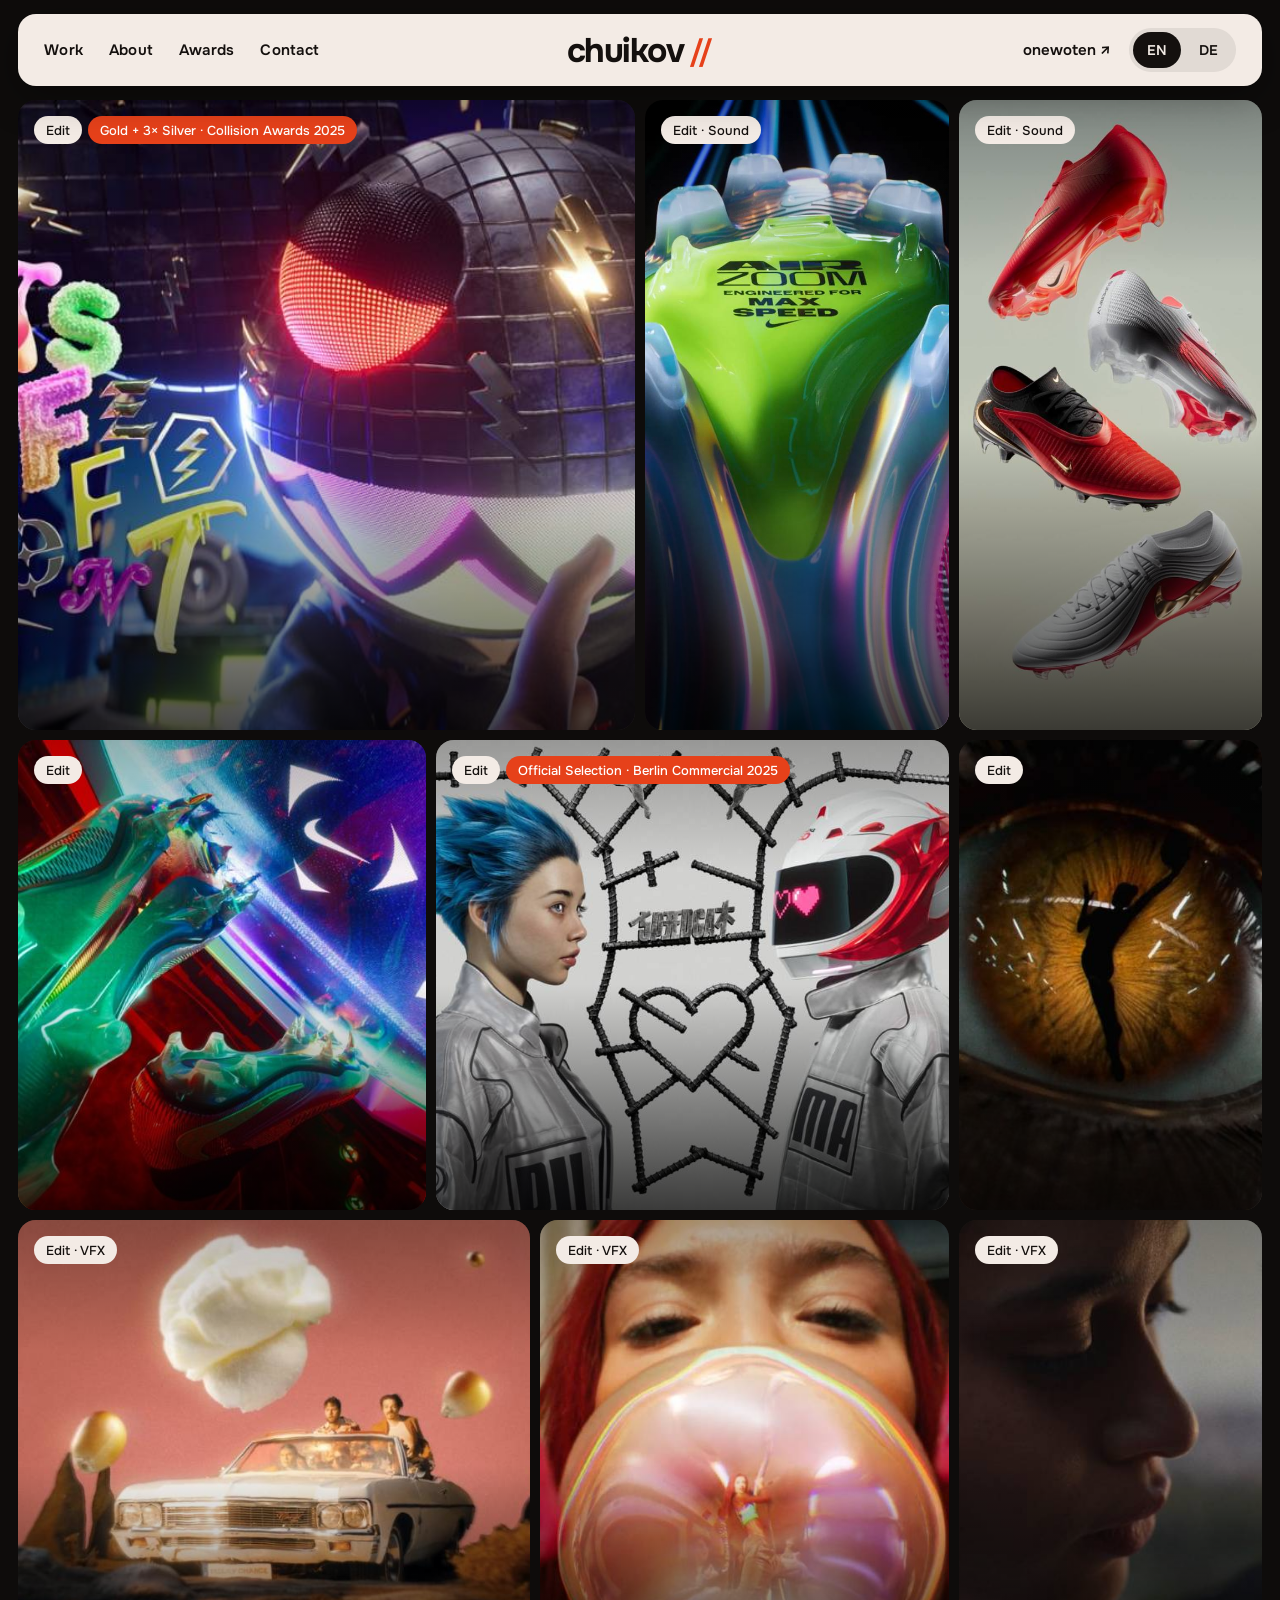
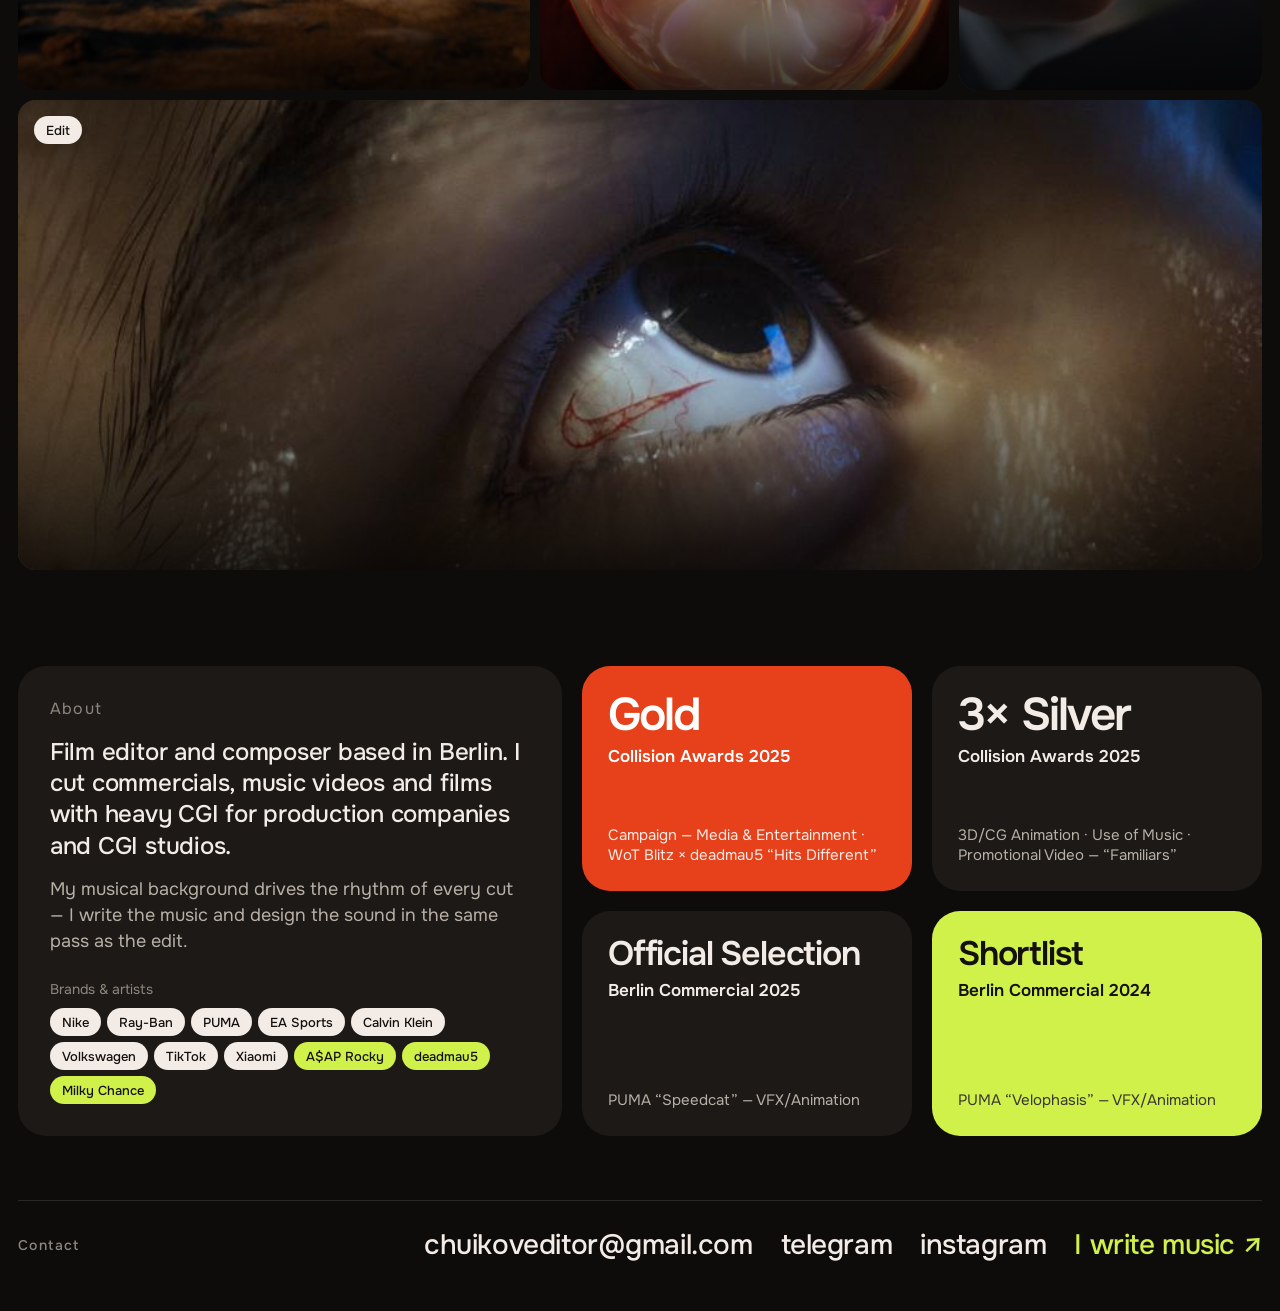
<file: index.html>
<!doctype html>
<html lang="en" data-base="./">
<head>
<meta charset="utf-8">
<meta name="viewport" content="width=device-width,initial-scale=1">
<title>Aleksandr Chuikov — film editor &amp; composer, Berlin</title>
<meta name="description" content="Film editor and composer based in Berlin. Commercials, music videos and CGI-heavy films for Nike, PUMA, EA Sports, deadmau5, Milky Chance.">
<meta name="theme-color" content="#0E0C0B">
<link rel="alternate" hreflang="en" href="./">
<link rel="alternate" hreflang="de" href="./de/">
<link rel="alternate" hreflang="x-default" href="./">
<meta property="og:title" content="Aleksandr Chuikov — film editor &amp; composer, Berlin">
<meta property="og:description" content="Film editor and composer based in Berlin. Commercials, music videos and CGI-heavy films for Nike, PUMA, EA Sports, deadmau5, Milky Chance.">
<meta property="og:image" content="./assets/img/1035532917.jpg">
<meta property="og:type" content="website">
<script>try{if(localStorage.getItem("lang")==="de")location.replace("de/"+location.hash)}catch(e){}</script>
<link rel="preconnect" href="https://fonts.googleapis.com">
<link rel="preconnect" href="https://fonts.gstatic.com" crossorigin>
<link href="https://fonts.googleapis.com/css2?family=Onest:wght@400;500;600;700&display=swap" rel="stylesheet">
<link rel="preconnect" href="https://player.vimeo.com">
<link rel="stylesheet" href="./assets/css/style.css">
</head>
<body>
<div id="top" class="wrap"><div id="app"><noscript><p style="padding:40px">Aleksandr Chuikov — film editor &amp; composer · <a href="mailto:chuikoveditor@gmail.com">chuikoveditor@gmail.com</a> · <a href="https://vimeo.com/">Vimeo</a></p></noscript></div></div>
<script src="./assets/js/data.js"></script>
<script src="./assets/js/app.js"></script>
</body>
</html>
</file>
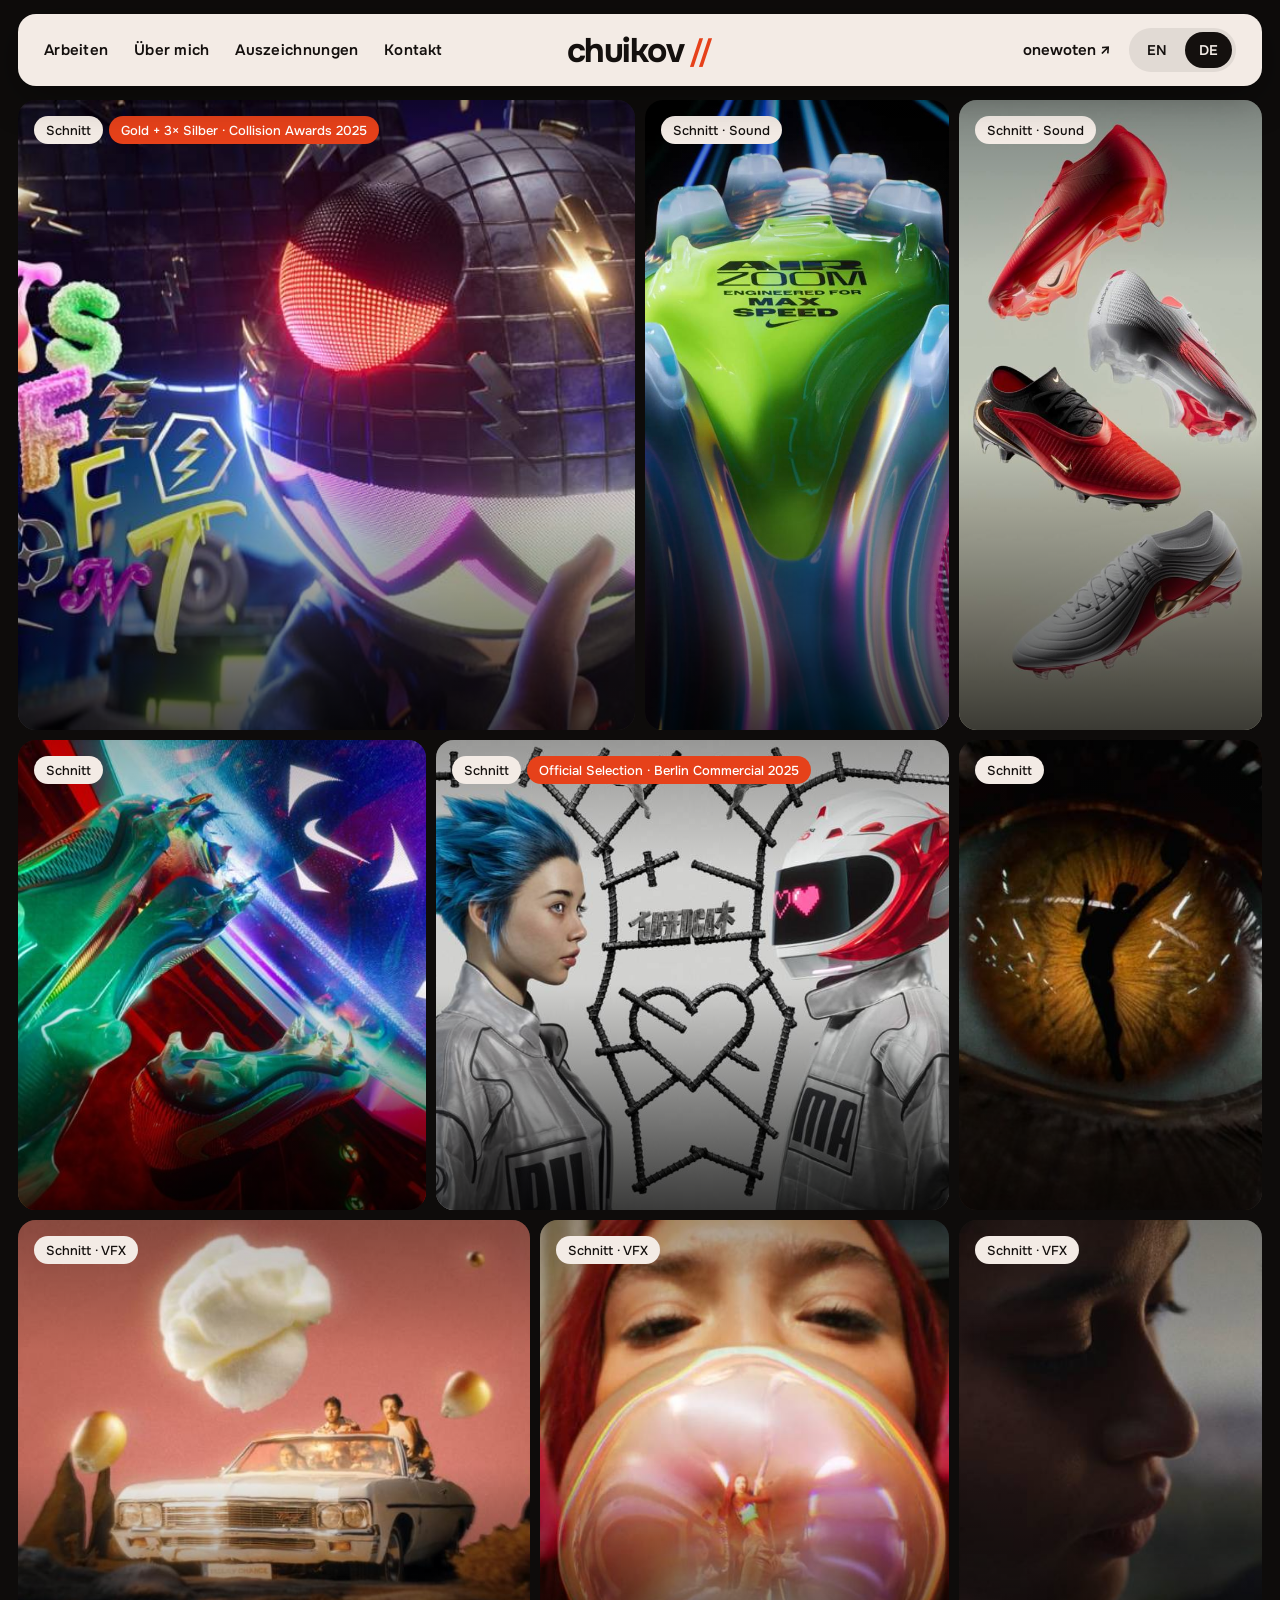
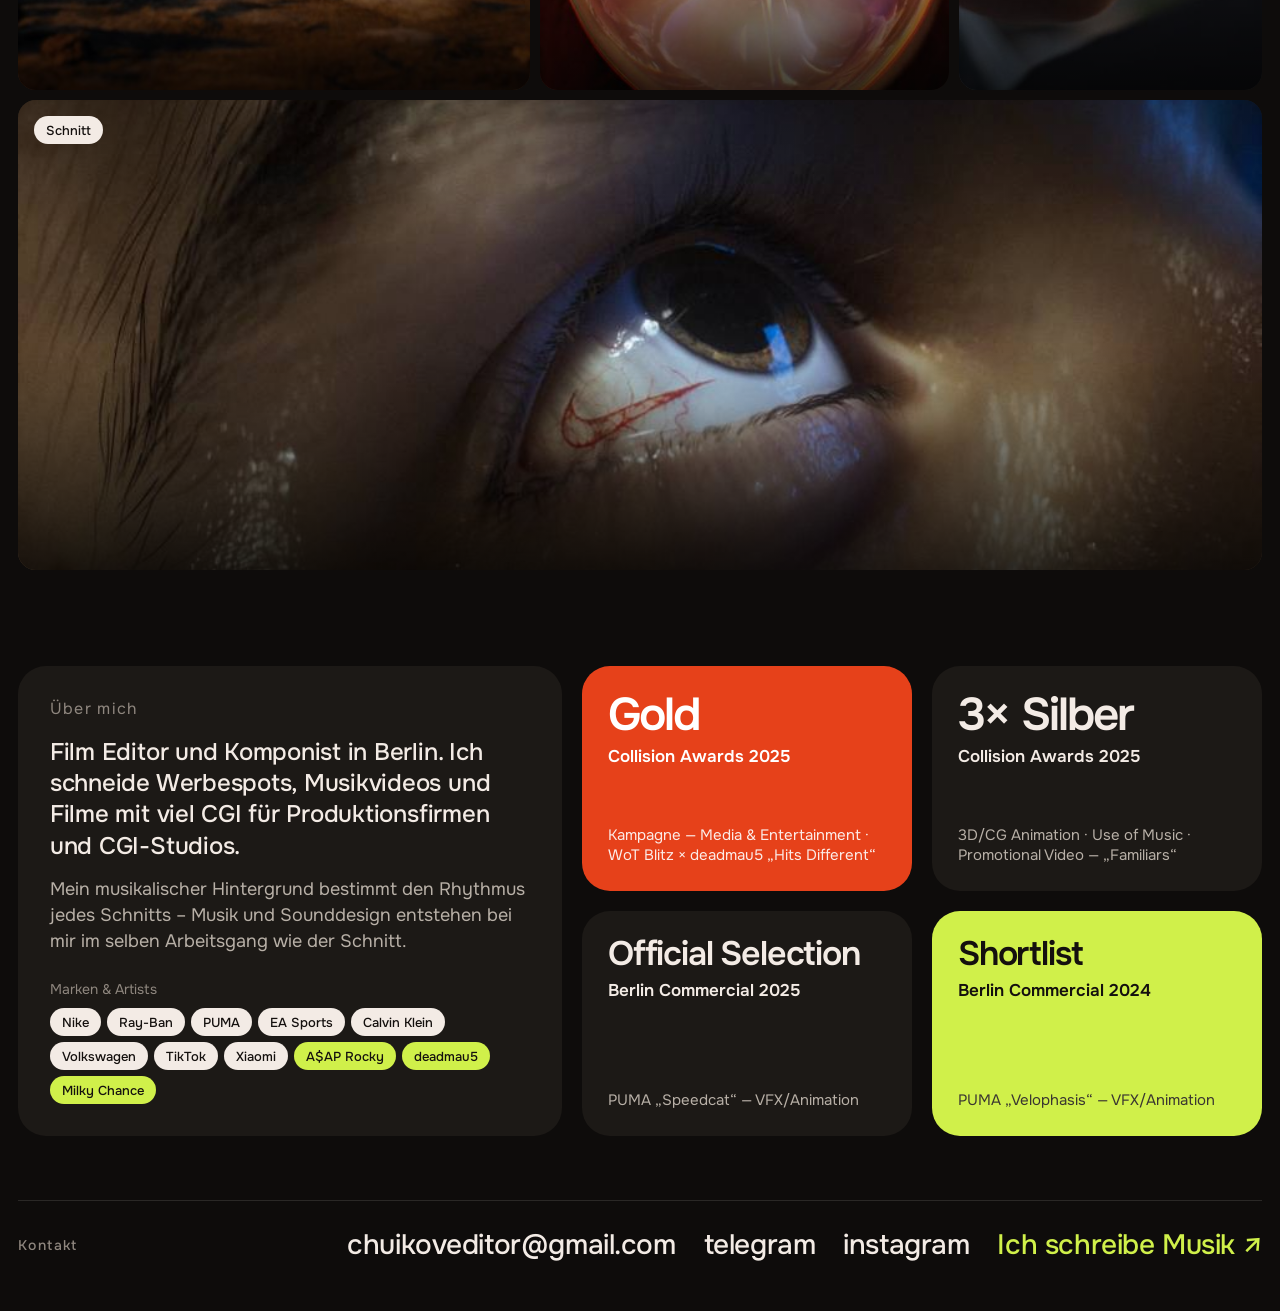
<file: de/index.html>
<!doctype html>
<html lang="de" data-base="../">
<head>
<meta charset="utf-8">
<meta name="viewport" content="width=device-width,initial-scale=1">
<title>Aleksandr Chuikov — Film Editor &amp; Komponist, Berlin</title>
<meta name="description" content="Film Editor und Komponist in Berlin. Werbespots, Musikvideos und CGI-lastige Filme für Nike, PUMA, EA Sports, deadmau5, Milky Chance.">
<meta name="theme-color" content="#0E0C0B">
<link rel="alternate" hreflang="en" href="../">
<link rel="alternate" hreflang="de" href="../de/">
<link rel="alternate" hreflang="x-default" href="../">
<meta property="og:title" content="Aleksandr Chuikov — Film Editor &amp; Komponist, Berlin">
<meta property="og:description" content="Film Editor und Komponist in Berlin. Werbespots, Musikvideos und CGI-lastige Filme für Nike, PUMA, EA Sports, deadmau5, Milky Chance.">
<meta property="og:image" content="../assets/img/1035532917.jpg">
<meta property="og:type" content="website">
<link rel="preconnect" href="https://fonts.googleapis.com">
<link rel="preconnect" href="https://fonts.gstatic.com" crossorigin>
<link href="https://fonts.googleapis.com/css2?family=Onest:wght@400;500;600;700&display=swap" rel="stylesheet">
<link rel="preconnect" href="https://player.vimeo.com">
<link rel="stylesheet" href="../assets/css/style.css">
</head>
<body>
<div id="top" class="wrap"><div id="app"><noscript><p style="padding:40px">Aleksandr Chuikov — film editor &amp; composer · <a href="mailto:chuikoveditor@gmail.com">chuikoveditor@gmail.com</a> · <a href="https://vimeo.com/">Vimeo</a></p></noscript></div></div>
<script src="../assets/js/data.js"></script>
<script src="../assets/js/app.js"></script>
</body>
</html>
</file>
<file: assets/css/style.css>
/* chuikov.work — Bento. Цвета и размеры по эталону brief/design-reference-bento.dc.html */
:root{
  --bg:#0E0C0B; --fg:#F3EBE5; --mut:#8F877F; --soft:#B8B0A7; --card:#1C1916;
  --ink:#14100E; --orange:#E6411A; --lime:#D0F04A;
  --glow:0 0 0 5px var(--lime),0 14px 44px rgba(230,65,26,.55);
}
*{box-sizing:border-box}
html{scroll-behavior:smooth}
body{margin:0;background:var(--bg);color:var(--fg);font-family:Onest,system-ui,sans-serif;-webkit-font-smoothing:antialiased}
body.lock{overflow:hidden}
a{color:var(--fg);text-decoration:none}
a:hover{color:var(--lime)}
button{font:inherit;color:inherit;border:0;background:none;padding:0;margin:0;cursor:pointer;text-align:left}
a:focus-visible,button:focus-visible{outline:3px solid var(--lime);outline-offset:3px}
.sr{position:absolute;width:1px;height:1px;overflow:hidden;clip:rect(0 0 0 0);white-space:nowrap}

.wrap{padding:14px clamp(12px,1.4vw,22px) 0;max-width:1600px;margin:0 auto}
.inner{max-width:1400px;margin:0 auto}
section,main{scroll-margin-top:100px}

/* --- шапка --- */
.hdr{position:sticky;top:12px;z-index:10;background:var(--fg);color:var(--ink);border-radius:18px;padding:14px 26px;
  display:grid;grid-template-columns:1fr auto 1fr;align-items:center;gap:16px;box-shadow:0 10px 40px rgba(0,0,0,.35)}
.hdr a{color:var(--ink)}
.hdr a:hover{color:var(--orange)}
.nav{display:flex;gap:clamp(14px,2vw,28px);font-size:15px;font-weight:600;letter-spacing:.02em;white-space:nowrap}
.logo{display:flex;align-items:baseline}
.logo b{font-size:34px;font-weight:700;letter-spacing:-.045em}
.logo i{font-style:normal;font-size:30px;font-weight:600;color:var(--orange);margin-left:6px}
.right{display:flex;justify-content:flex-end;align-items:center;gap:18px;font-size:15px;font-weight:600}
.lang{display:flex;gap:4px;padding:4px;border-radius:22px;background:rgba(20,16,14,.08)}
.lang a{height:36px;padding:0 14px;border-radius:18px;font-size:14px;font-weight:600;display:inline-flex;align-items:center}
.hdr .lang a.on{background:var(--ink);color:var(--fg)}

/* --- bento-сетка --- */
.grid{margin-top:14px;display:grid;grid-template-columns:repeat(12,minmax(0,1fr));grid-auto-rows:150px;gap:10px}
.tile{position:relative;display:block;width:100%;height:100%;overflow:hidden;border-radius:18px;background:var(--card);
  transition:transform .25s ease,box-shadow .25s ease}
.tile img{position:absolute;inset:0;width:100%;height:100%;object-fit:cover;transition:transform .7s ease}
.tile:hover,.tile:focus-visible{transform:translateY(-4px);box-shadow:var(--glow);color:var(--fg)}
.tile:focus-visible{outline:none}
.tile:hover img{transform:scale(1.045)}
.shade{position:absolute;inset:0;background:linear-gradient(180deg,rgba(0,0,0,.28) 0,rgba(0,0,0,0) 28%,rgba(0,0,0,0) 52%,rgba(0,0,0,.72) 100%)}
.tags{position:absolute;left:16px;top:16px;right:16px;display:flex;gap:6px;flex-wrap:wrap}
.tag{height:28px;padding:0 12px;border-radius:14px;background:var(--fg);color:var(--ink);font-size:13px;font-weight:500;display:inline-flex;align-items:center;white-space:nowrap}
.tag.award{background:var(--orange);color:#fff}
.tag.artist{background:var(--lime)}
.cap{position:absolute;left:20px;right:20px;bottom:18px;opacity:0;transform:translateY(10px);transition:opacity .25s,transform .25s}
.tile:hover .cap,.tile:focus-visible .cap{opacity:1;transform:none}
.cap b{display:block;font-size:34px;font-weight:600;letter-spacing:-.035em;line-height:1}
.cap span{display:block;margin-top:6px;font-size:16px;color:#E2DAD2}

/* --- about + awards --- */
.about{display:grid;grid-template-columns:minmax(0,1fr) minmax(0,1.25fr);gap:20px;margin-top:96px}
.bio{background:var(--card);border-radius:28px;padding:32px}
.label{font-size:14px;font-weight:500;letter-spacing:.08em;color:var(--mut)}
.bio h2{margin:0;font:inherit}
.bio .p1{margin:18px 0 0;font-size:24px;line-height:1.3;font-weight:500;letter-spacing:-.01em}
.bio .p2{margin:14px 0 0;font-size:18px;line-height:1.45;color:var(--soft)}
.bio .bl{margin-top:26px;font-size:14px;color:var(--mut)}
.chips{margin-top:10px;display:flex;flex-wrap:wrap;gap:6px}
.awards{display:grid;grid-template-columns:repeat(2,minmax(0,1fr));gap:20px;scroll-margin-top:100px}
.aw{background:var(--card);border-radius:28px;padding:26px;display:flex;flex-direction:column;gap:8px;min-height:220px}
.aw h3{margin:0;font-size:34px;font-weight:600;letter-spacing:-.035em;line-height:1.02}
.aw.big h3{font-size:46px;letter-spacing:-.04em;line-height:1}
.aw .s{font-size:17px;font-weight:600}
.aw .d{margin-top:auto;font-size:15px;line-height:1.35;color:var(--soft)}
.aw.orange{background:var(--orange);color:#fff}
.aw.orange .d{color:#fff;opacity:.9}
.aw.lime{background:var(--lime);color:var(--ink)}
.aw.lime .d{color:#3A3631}

/* --- подвал --- */
.foot{margin-top:64px;padding:26px 0 48px;border-top:1px solid rgba(243,235,229,.12);display:flex;justify-content:space-between;align-items:center;flex-wrap:wrap;gap:20px}
.foot .label{letter-spacing:.1em}
.links{display:flex;gap:28px;flex-wrap:wrap;font-size:28px;font-weight:500;letter-spacing:-.015em}
.links .music{color:var(--lime)}
.links .music:hover{color:var(--orange)}

/* --- фуллскрин-просмотр --- */
.ov{position:fixed;inset:0;z-index:50;background:var(--bg);overflow:hidden}
.ov-bg{position:absolute;inset:-60px;width:calc(100% + 120px);height:calc(100% + 120px);object-fit:cover;filter:blur(48px) saturate(1.2);opacity:.45}
.ov-shade{position:absolute;inset:0;background:linear-gradient(180deg,rgba(14,12,11,.75) 0,rgba(14,12,11,.35) 22%,rgba(14,12,11,.35) 55%,rgba(14,12,11,.92) 100%)}
.ov-in{position:relative;height:100%;display:flex;flex-direction:column;gap:18px;padding:22px clamp(16px,3vw,44px) 26px}
.ov-top{display:flex;align-items:center;justify-content:space-between;gap:16px}
.ov-top .logo b{font-size:32px;font-weight:600;letter-spacing:-.035em}
.ov-top .logo i{margin-left:8px}
.ov-ctrl{display:flex;gap:12px;align-items:center}
.ov .lang{background:rgba(243,235,229,.08)}
.ov .lang a{color:var(--fg);box-shadow:inset 0 0 0 1.5px rgba(243,235,229,.35)}
.ov .lang a.on{background:var(--fg);color:var(--ink);box-shadow:none}
.x{width:48px;height:48px;border-radius:24px;background:var(--fg);color:var(--ink);display:grid;place-items:center;transition:transform .2s}
.x:hover{transform:rotate(90deg)}
.stage{flex:1;min-height:0;container-type:size;display:grid;place-items:center}
.player{position:relative;aspect-ratio:16/9;width:min(100cqw,calc(100cqh * 16 / 9));border-radius:18px;overflow:hidden;background:#000;
  box-shadow:0 30px 80px rgba(0,0,0,.55);transition:opacity .2s}
.player.vert{aspect-ratio:9/16;width:min(100cqw,calc(100cqh * 9 / 16))}
.player img,.player iframe{position:absolute;inset:0;width:100%;height:100%;border:0}
.player img{object-fit:cover}
.player.fade{opacity:0}
.ov-bot{display:flex;align-items:flex-end;justify-content:space-between;gap:24px}
.info{max-width:900px;min-width:0}
.info .tags{position:static}
.info .tag{height:30px;padding:0 13px;border-radius:15px;font-size:14px}
.info .tag.award{font-weight:600}
.info h2{margin:14px 0 0;font-size:clamp(34px,4.6vw,68px);line-height:.98;font-weight:600;letter-spacing:-.045em}
.info .ttl{margin-top:8px;font-size:22px;font-weight:500;letter-spacing:-.015em}
.info .cr{margin-top:6px;font-size:15px;color:var(--soft)}
.info .cr a{color:var(--lime);margin-left:10px;white-space:nowrap}
.info .cr a:hover{color:var(--fg)}
.arrows{display:flex;gap:10px;flex-shrink:0}
.arrows button{width:56px;height:56px;border-radius:28px;display:grid;place-items:center;transition:transform .2s,box-shadow .2s}
.arrows .pv{box-shadow:inset 0 0 0 1.5px rgba(243,235,229,.5)}
.arrows .nx{background:var(--fg);color:var(--ink)}
.arrows button:hover{transform:scale(1.06);box-shadow:var(--glow)}

/* --- адаптив --- */
@media (max-width:1180px){.grid{grid-auto-rows:110px}.cap b{font-size:28px}.nav,.right{font-size:14px}.hdr{padding:12px 18px}}
@media (max-width:900px){.hide-s{display:none!important}}
@media (max-width:760px){
  .hdr{padding:10px 16px;grid-template-columns:auto 1fr}
  .nav,.hide-s{display:none!important}
  .logo b{font-size:28px}.logo i{font-size:24px}
  .grid{grid-template-columns:1fr;grid-auto-rows:auto}
  .grid>.tile{grid-column:auto!important;grid-row:auto!important;aspect-ratio:4/5;height:auto}
  .about,.awards{grid-template-columns:1fr}
  .about{margin-top:56px}
  .links{font-size:22px;gap:18px}
  .ov-in{padding:14px 14px 18px;gap:14px}
  .ov-top .logo b{font-size:26px}
  .ov-bot{flex-direction:column;align-items:stretch;gap:14px}
  .arrows{justify-content:flex-end}
  .arrows button{width:48px;height:48px}
  .info .ttl{font-size:18px}
}
/* на тач-экранах наведения нет — подписи видны сразу */
@media (hover:none){.cap{opacity:1;transform:none}}
@media (prefers-reduced-motion:reduce){html{scroll-behavior:auto}.tile,.tile img,.cap,.player{transition:none}}
</file>
